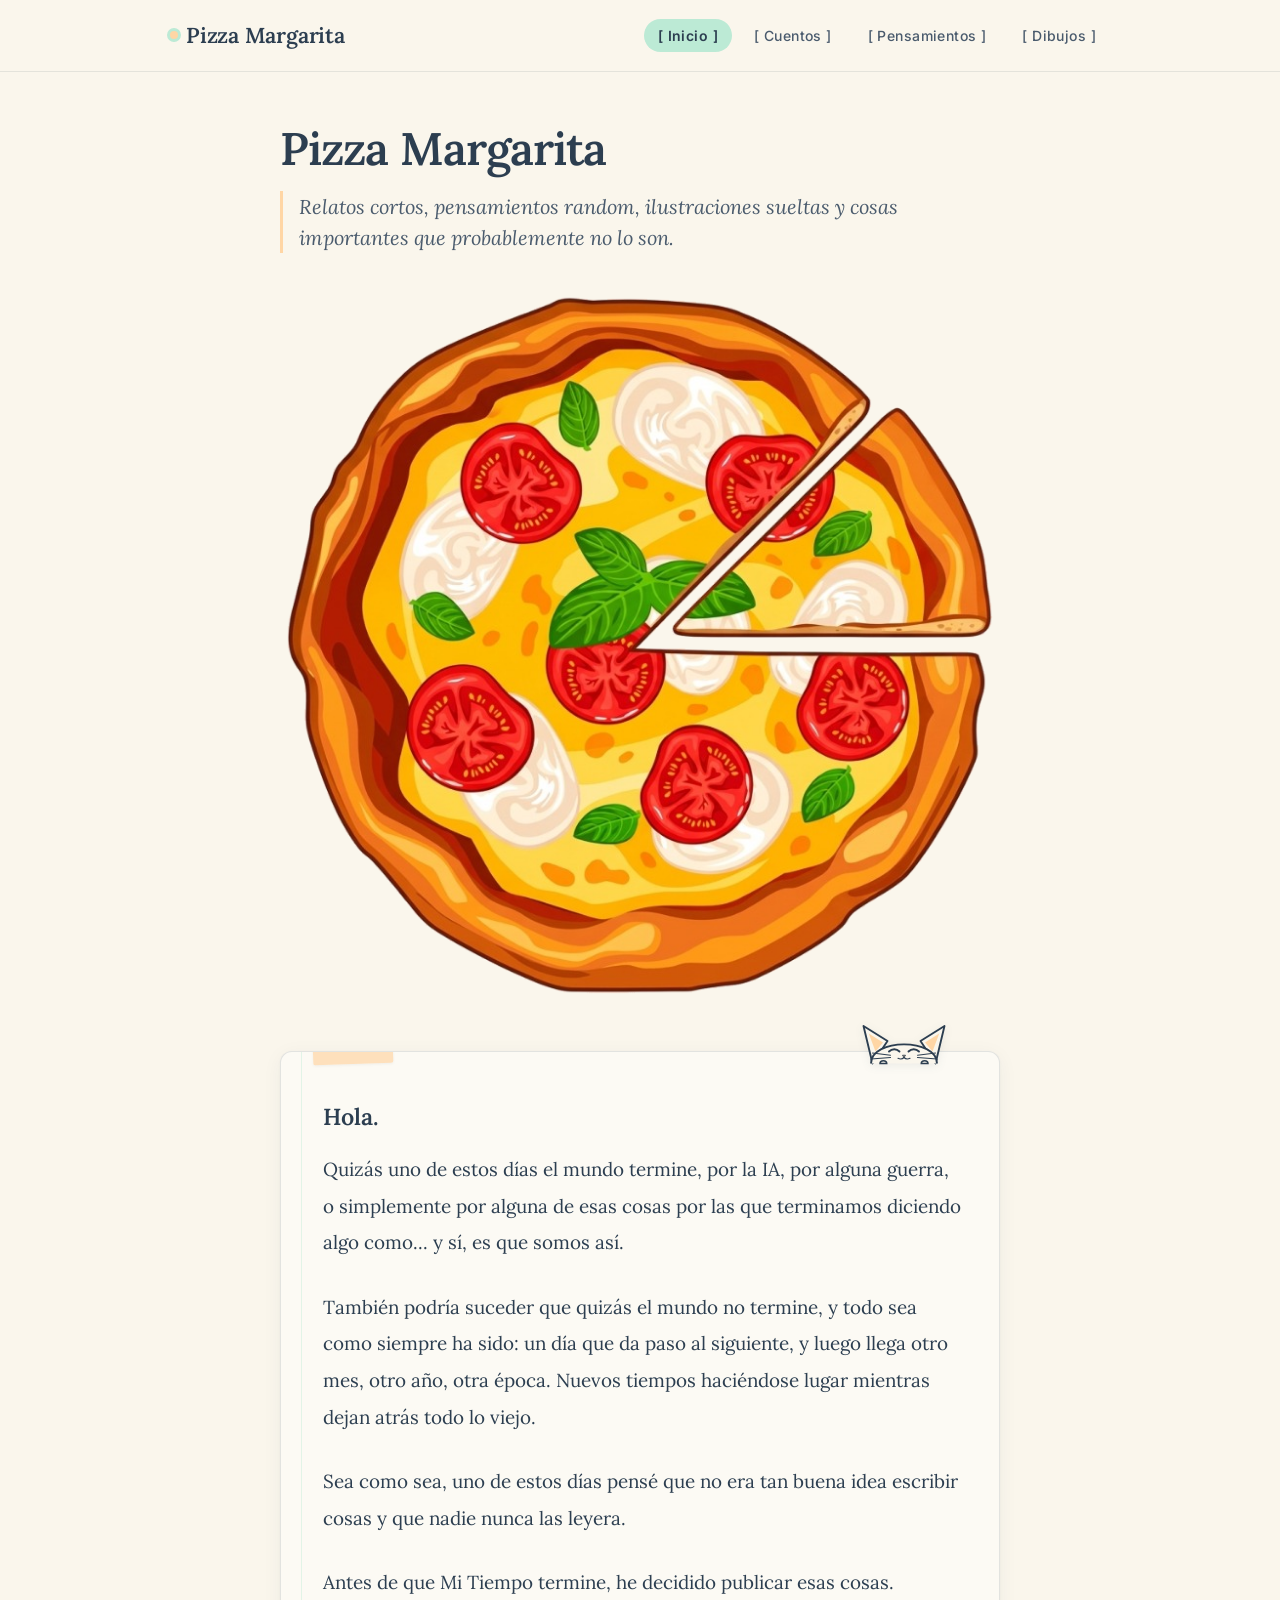
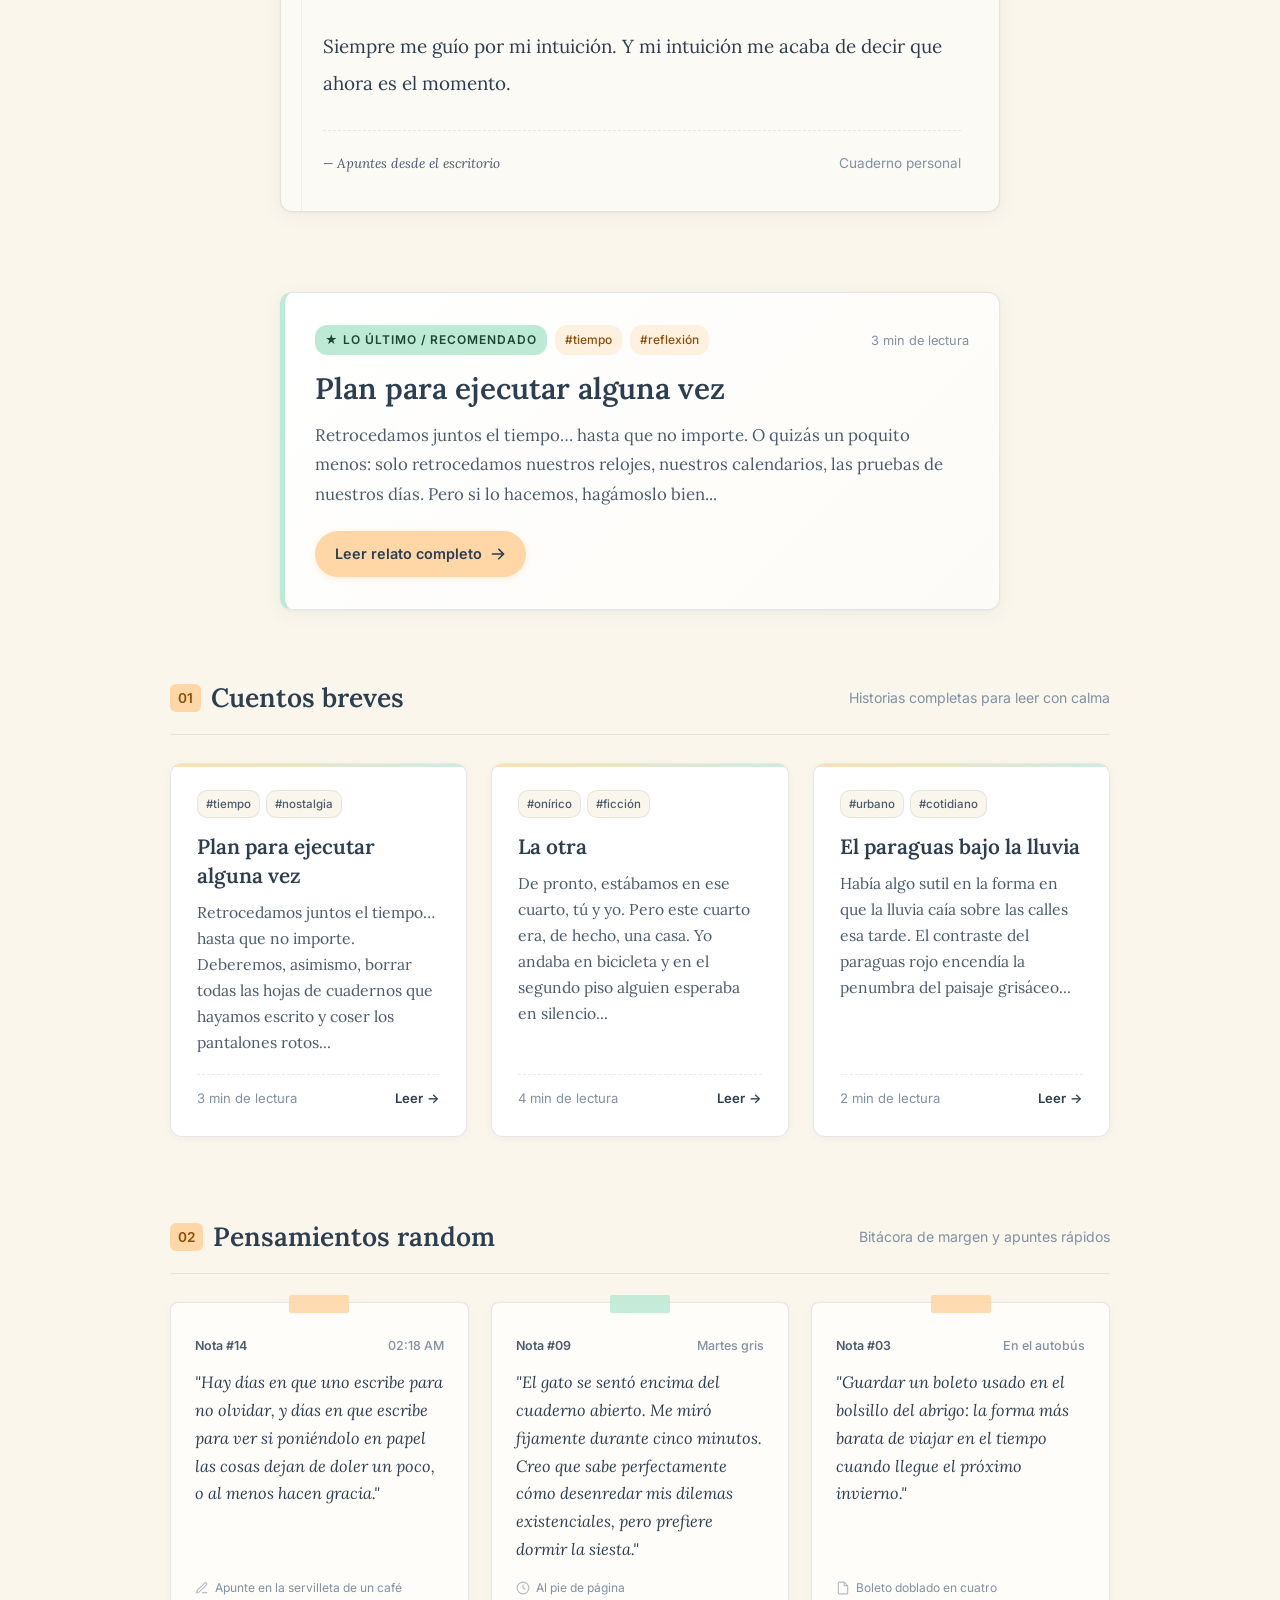
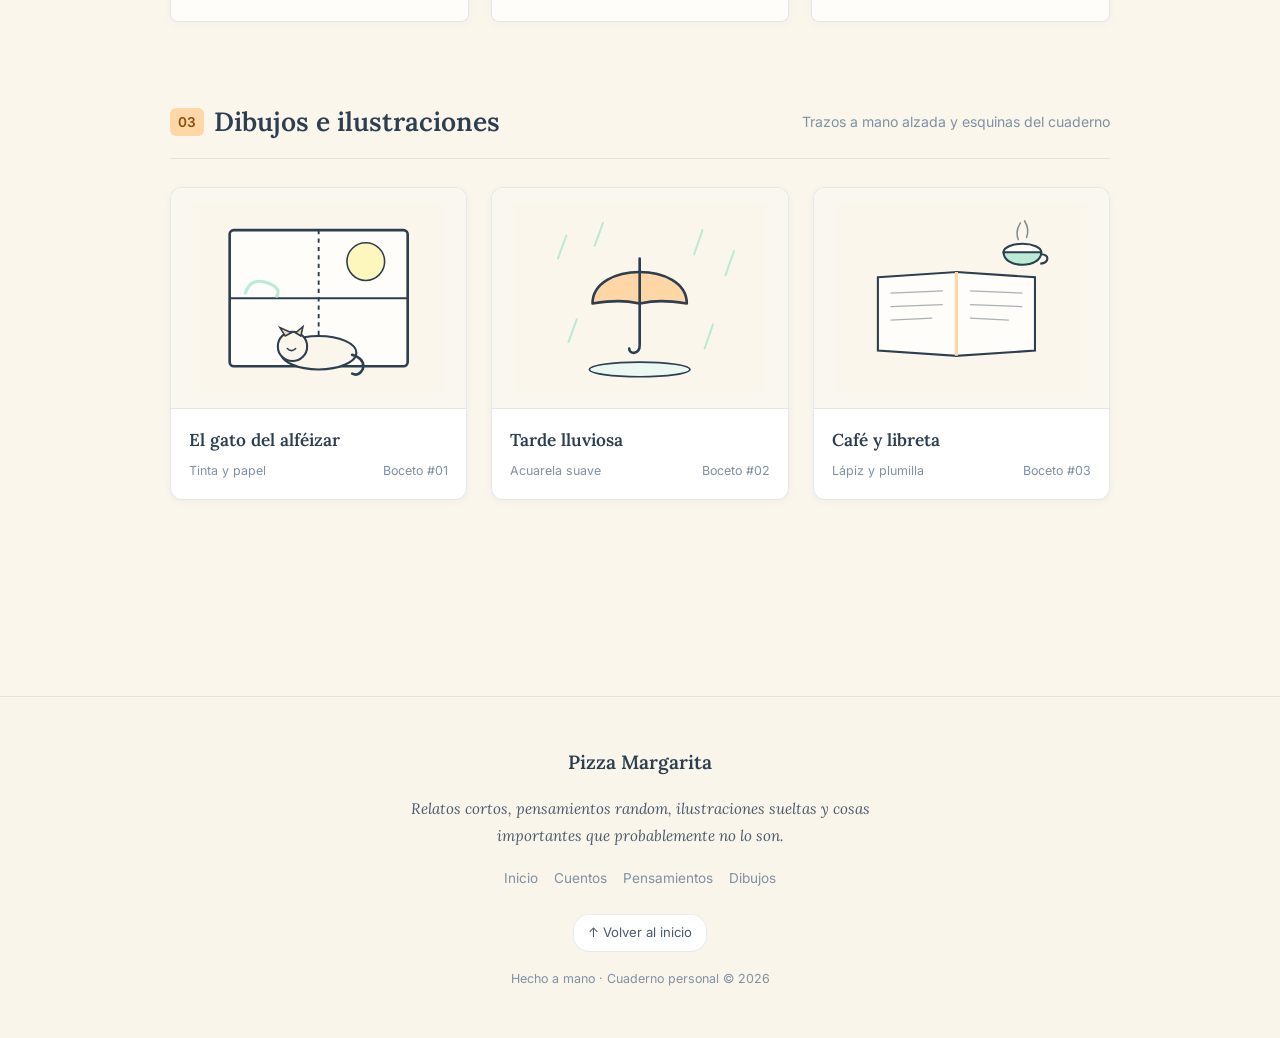
<file: index.html>
<!DOCTYPE html>
<html lang="es">

<head>
  <meta charset="UTF-8" />
  <meta name="viewport" content="width=device-width, initial-scale=1.0" />
  <title>Pizza Margarita — Relatos, pensamientos e ilustraciones</title>
  <meta name="description"
    content="Relatos cortos, pensamientos random, ilustraciones sueltas y cosas importantes que probablemente no lo son." />

  <!-- Tipografías de Google Fonts: 'Lora' (lectura) e 'Inter' (menús y etiquetas) -->
  <link rel="preconnect" href="https://fonts.googleapis.com">
  <link rel="preconnect" href="https://fonts.gstatic.com" crossorigin>
  <link
    href="https://fonts.googleapis.com/css2?family=Inter:wght@400;500;600&family=Lora:ital,wght@0,400;0,500;0,600;1,400;1,500&display=swap"
    rel="stylesheet">

  <link rel="stylesheet" href="style.css" />
</head>

<body id="inicio">

  <!-- ======================================================================
       1. CABECERA Y MENÚ DE NAVEGACIÓN SUTIL
       ====================================================================== -->
  <header class="site-header">
    <div class="header-inner">
      <!-- Título principal a la izquierda -->
      <a href="#inicio" class="brand-title" title="Ir al inicio">
        <span class="brand-dot" aria-hidden="true"></span>
        <span>Pizza Margarita</span>
      </a>

      <!-- Control de menú para móviles (compatible 100% sin dependencias) -->
      <input type="checkbox" id="nav-toggle" class="nav-toggle-input" aria-label="Abrir o cerrar menú de navegación" />
      <label for="nav-toggle" class="nav-toggle-label" title="Menú">
        <span class="nav-toggle-icon"><span></span></span>
        <span>Menú</span>
      </label>

      <!-- Menú de navegación a la derecha -->
      <nav class="main-nav" id="main-nav" aria-label="Navegación principal">
        <ul class="nav-list">
          <li><a href="#inicio" class="nav-link active">[ Inicio ]</a></li>
          <li><a href="#cuentos" class="nav-link">[ Cuentos ]</a></li>
          <li><a href="#pensamientos" class="nav-link">[ Pensamientos ]</a></li>
          <li><a href="#dibujos" class="nav-link">[ Dibujos ]</a></li>
        </ul>
      </nav>
    </div>
  </header>

  <!-- CONTENEDOR PRINCIPAL -->
  <div class="site-wrapper">

    <!-- ======================================================================
         2. SECCIÓN DE BIENVENIDA (TEXTO Y PERSONALIDAD)
         ====================================================================== -->
    <section class="hero-section">
      <header class="hero-header">
        <h1 class="hero-main-title">Pizza Margarita</h1>
        <p class="hero-subtitle">
          Relatos cortos, pensamientos random, ilustraciones sueltas y cosas importantes que probablemente no lo son.
        </p>
      </header>

      <!-- Ilustración central: Pizza Margarita -->
      <div class="hero-pizza-wrap">
        <img src="pizza-margarita.png" alt="Ilustración de Pizza Margarita" class="hero-pizza-img" width="737" height="729" />
      </div>

      <!-- Bloque de bienvenida destacado (estilo hoja de cuaderno con gato asomándose) -->
      <div class="welcome-card-wrapper">

        <!-- ILUSTRACIÓN SUTIL: Gato asomándose sobre el borde superior de la libreta -->
        <div class="cat-peeking" aria-hidden="true" title="Un gato asomándose curioso">
          <svg viewBox="0 0 160 80" fill="none" xmlns="http://www.w3.org/2000/svg">
            <!-- Oreja izquierda -->
            <path d="M38 78 L26 28 L58 48 Z" fill="#FAF6EC" stroke="#2C3E50" stroke-width="2.5" stroke-linejoin="round"/>
            <path d="M33 38 L42 62 L52 50 Z" fill="#FFD6A5"/>
            <!-- Oreja derecha -->
            <path d="M122 78 L134 28 L102 48 Z" fill="#FAF6EC" stroke="#2C3E50" stroke-width="2.5" stroke-linejoin="round"/>
            <path d="M127 38 L118 62 L108 50 Z" fill="#FFD6A5"/>
            <!-- Cabeza -->
            <path d="M36 78 C36 44, 124 44, 124 78" fill="#FAF6EC" stroke="#2C3E50" stroke-width="2.5"/>
            <!-- Ojos cerrados apacibles / curiosos -->
            <path d="M60 62 C64 58, 70 58, 74 62" stroke="#2C3E50" stroke-width="2.5" stroke-linecap="round"/>
            <path d="M86 62 C90 58, 96 58, 100 62" stroke="#2C3E50" stroke-width="2.5" stroke-linecap="round"/>
            <!-- Nariz y hocico -->
            <path d="M78 67 L82 67 L80 70 Z" fill="#FFD6A5" stroke="#2C3E50" stroke-width="1.2"/>
            <path d="M80 70 C77 73 74 72 72 71" stroke="#2C3E50" stroke-width="1.5" stroke-linecap="round"/>
            <path d="M80 70 C83 73 86 72 88 71" stroke="#2C3E50" stroke-width="1.5" stroke-linecap="round"/>
            <!-- Bigotes izquierdos -->
            <line x1="62" y1="67" x2="38" y2="64" stroke="#2C3E50" stroke-width="1.5" stroke-linecap="round"/>
            <line x1="62" y1="70" x2="36" y2="72" stroke="#2C3E50" stroke-width="1.5" stroke-linecap="round"/>
            <!-- Bigotes derechos -->
            <line x1="98" y1="67" x2="122" y2="64" stroke="#2C3E50" stroke-width="1.5" stroke-linecap="round"/>
            <line x1="98" y1="70" x2="124" y2="72" stroke="#2C3E50" stroke-width="1.5" stroke-linecap="round"/>
            <!-- Patitas apoyadas en el borde -->
            <path d="M48 78 C48 73 57 73 57 78 Z" fill="#FAF6EC" stroke="#2C3E50" stroke-width="2"/>
            <path d="M103 78 C103 73 112 73 112 78 Z" fill="#FAF6EC" stroke="#2C3E50" stroke-width="2"/>
          </svg>
        </div>

        <article class="welcome-card">
          <div class="welcome-text">
            <span class="greeting">Hola.</span>
            <p>
              Quizás uno de estos días el mundo termine, por la IA, por alguna guerra, o simplemente por alguna de esas
              cosas por las que terminamos diciendo algo como... y sí, es que somos así.
            </p>
            <p>
              También podría suceder que quizás el mundo no termine, y todo sea como siempre ha sido: un día que da paso
              al siguiente, y luego llega otro mes, otro año, otra época. Nuevos tiempos haciéndose lugar mientras dejan
              atrás todo lo viejo.
            </p>
            <p>
              Sea como sea, uno de estos días pensé que no era tan buena idea escribir cosas y que nadie nunca las
              leyera.
            </p>
            <p>
              Antes de que Mi Tiempo termine, he decidido publicar esas cosas.
            </p>
            <p>
              Siempre me guío por mi intuición. Y mi intuición me acaba de decir que ahora es el momento.
            </p>
          </div>

          <div class="welcome-footer-tag">
            <span class="welcome-caption">— Apuntes desde el escritorio</span>
            <span>Cuaderno personal</span>
          </div>
        </article>
      </div>
    </section>

    <!-- ======================================================================
         3. BLOQUE DESTACADO ("LO ÚLTIMO / RECOMENDADO")
         (Fácilmente editable de forma manual al publicar algo nuevo)
         ====================================================================== -->
    <section class="featured-section" aria-labelledby="featured-heading">
      <div class="featured-card">
        <div class="featured-header">
          <div class="featured-badge-group">
            <span class="badge-featured" id="featured-heading">★ Lo último / Recomendado</span>
            <span class="badge-tag">#tiempo</span>
            <span class="badge-tag">#reflexión</span>
          </div>
          <span class="featured-meta">3 min de lectura</span>
        </div>

        <h2 class="featured-title">Plan para ejecutar alguna vez</h2>

        <p class="featured-excerpt">
          Retrocedamos juntos el tiempo… hasta que no importe. O quizás un poquito menos: solo retrocedamos nuestros
          relojes, nuestros calendarios, las pruebas de nuestros días. Pero si lo hacemos, hagámoslo bien...
        </p>

        <div>
          <a href="cuentos/plan-alguna-vez.html" class="btn-read">
            <span>Leer relato completo</span>
            <svg viewBox="0 0 20 20" fill="currentColor" aria-hidden="true">
              <path fill-rule="evenodd"
                d="M10.293 3.293a1 1 0 011.414 0l6 6a1 1 0 010 1.414l-6 6a1 1 0 01-1.414-1.414L14.586 11H3a1 1 0 110-2h11.586l-4.293-4.293a1 1 0 010-1.414z"
                clip-rule="evenodd" />
            </svg>
          </a>
        </div>
      </div>
    </section>

    <!-- ======================================================================
         4. VISTAS PREVIAS DE LAS 3 SECCIONES
         ====================================================================== -->

    <!-- SECCIÓN 1: CUENTOS BREVES -->
    <section id="cuentos" class="section-block" aria-labelledby="cuentos-title">
      <div class="section-header-wrap">
        <h2 id="cuentos-title" class="section-title">
          <span class="section-number">01</span>
          <span>Cuentos breves</span>
        </h2>
        <span class="section-desc">Historias completas para leer con calma</span>
      </div>

      <div class="story-cards-grid">

        <!-- Cuento 1: Plan para ejecutar alguna vez -->
        <article class="story-card-item">
          <div>
            <div class="card-tags">
              <span class="tag-badge">#tiempo</span>
              <span class="tag-badge">#nostalgia</span>
            </div>
            <h3 class="story-card-title">Plan para ejecutar alguna vez</h3>
            <p class="story-card-excerpt">
              Retrocedamos juntos el tiempo… hasta que no importe. Deberemos, asimismo, borrar todas las hojas de
              cuadernos que hayamos escrito y coser los pantalones rotos...
            </p>
          </div>
          <div class="story-card-footer">
            <span class="story-reading-time">3 min de lectura</span>
            <a href="cuentos/plan-alguna-vez.html" class="story-link-action">
              <span>Leer</span> &rarr;
            </a>
          </div>
        </article>

        <!-- Cuento 2: La otra -->
        <article class="story-card-item">
          <div>
            <div class="card-tags">
              <span class="tag-badge">#onírico</span>
              <span class="tag-badge">#ficción</span>
            </div>
            <h3 class="story-card-title">La otra</h3>
            <p class="story-card-excerpt">
              De pronto, estábamos en ese cuarto, tú y yo. Pero este cuarto era, de hecho, una casa. Yo andaba en
              bicicleta y en el segundo piso alguien esperaba en silencio...
            </p>
          </div>
          <div class="story-card-footer">
            <span class="story-reading-time">4 min de lectura</span>
            <a href="cuentos/la-otra.html" class="story-link-action">
              <span>Leer</span> &rarr;
            </a>
          </div>
        </article>

        <!-- Cuento 3: El paraguas bajo la lluvia -->
        <article class="story-card-item">
          <div>
            <div class="card-tags">
              <span class="tag-badge">#urbano</span>
              <span class="tag-badge">#cotidiano</span>
            </div>
            <h3 class="story-card-title">El paraguas bajo la lluvia</h3>
            <p class="story-card-excerpt">
              Había algo sutil en la forma en que la lluvia caía sobre las calles esa tarde. El contraste del paraguas
              rojo encendía la penumbra del paisaje grisáceo...
            </p>
          </div>
          <div class="story-card-footer">
            <span class="story-reading-time">2 min de lectura</span>
            <a href="cuentos/cuento-1.html" class="story-link-action">
              <span>Leer</span> &rarr;
            </a>
          </div>
        </article>

      </div>
    </section>

    <!-- SECCIÓN 2: PENSAMIENTOS RANDOM (BITÁCORA / NOTA AL MARGEN) -->
    <section id="pensamientos" class="section-block" aria-labelledby="pensamientos-title">
      <div class="section-header-wrap">
        <h2 id="pensamientos-title" class="section-title">
          <span class="section-number">02</span>
          <span>Pensamientos random</span>
        </h2>
        <span class="section-desc">Bitácora de margen y apuntes rápidos</span>
      </div>

      <div class="notes-grid">

        <!-- Nota al margen 1 -->
        <article class="margin-note-card">
          <span class="tape-strip tape-peach" aria-hidden="true"></span>
          <div class="note-meta">
            <span class="note-number">Nota #14</span>
            <time>02:18 AM</time>
          </div>
          <blockquote class="note-content">
            "Hay días en que uno escribe para no olvidar, y días en que escribe para ver si poniéndolo en papel las cosas
            dejan de doler un poco, o al menos hacen gracia."
          </blockquote>
          <div class="note-footer">
            <svg viewBox="0 0 24 24" fill="none" stroke="currentColor" stroke-width="2">
              <path d="M12 20h9"></path>
              <path d="M16.5 3.5a2.121 2.121 0 0 1 3 3L7 19l-4 1 1-4L16.5 3.5z"></path>
            </svg>
            <span>Apunte en la servilleta de un café</span>
          </div>
        </article>

        <!-- Nota al margen 2 -->
        <article class="margin-note-card">
          <span class="tape-strip tape-mint" aria-hidden="true"></span>
          <div class="note-meta">
            <span class="note-number">Nota #09</span>
            <time>Martes gris</time>
          </div>
          <blockquote class="note-content">
            "El gato se sentó encima del cuaderno abierto. Me miró fijamente durante cinco minutos. Creo que sabe
            perfectamente cómo desenredar mis dilemas existenciales, pero prefiere dormir la siesta."
          </blockquote>
          <div class="note-footer">
            <svg viewBox="0 0 24 24" fill="none" stroke="currentColor" stroke-width="2">
              <circle cx="12" cy="12" r="10"></circle>
              <polyline points="12 6 12 12 16 14"></polyline>
            </svg>
            <span>Al pie de página</span>
          </div>
        </article>

        <!-- Nota al margen 3 -->
        <article class="margin-note-card">
          <span class="tape-strip tape-peach" aria-hidden="true"></span>
          <div class="note-meta">
            <span class="note-number">Nota #03</span>
            <time>En el autobús</time>
          </div>
          <blockquote class="note-content">
            "Guardar un boleto usado en el bolsillo del abrigo: la forma más barata de viajar en el tiempo cuando llegue
            el próximo invierno."
          </blockquote>
          <div class="note-footer">
            <svg viewBox="0 0 24 24" fill="none" stroke="currentColor" stroke-width="2">
              <path d="M14 2H6a2 2 0 0 0-2 2v16a2 2 0 0 0 2 2h12a2 2 0 0 0 2-2V8z"></path>
              <polyline points="14 2 14 8 20 8"></polyline>
            </svg>
            <span>Boleto doblado en cuatro</span>
          </div>
        </article>

      </div>
    </section>

    <!-- SECCIÓN 3: DIBUJOS (CUADRÍCULA VISUAL TIPO GALERÍA) -->
    <section id="dibujos" class="section-block" aria-labelledby="dibujos-title">
      <div class="section-header-wrap">
        <h2 id="dibujos-title" class="section-title">
          <span class="section-number">03</span>
          <span>Dibujos e ilustraciones</span>
        </h2>
        <span class="section-desc">Trazos a mano alzada y esquinas del cuaderno</span>
      </div>

      <div class="gallery-grid">

        <!-- Dibujo 1: Gato en la ventana -->
        <!-- NOTA: Para usar una imagen tuya, simplemente reemplaza el <svg> por: -->
        <!-- <img src="assets/nombre-de-tu-foto.png" alt="Descripción" /> -->
        <article class="drawing-item">
          <div class="drawing-frame">
            <svg class="vector-illustration" viewBox="0 0 240 180" fill="none" xmlns="http://www.w3.org/2000/svg" aria-label="Ilustración de gato descansando">
              <rect width="240" height="180" fill="#FAF6EC"/>
              <!-- Marco de ventana -->
              <rect x="35" y="25" width="170" height="130" rx="4" stroke="#2C3E50" stroke-width="2.5" fill="#FFFDF9"/>
              <line x1="120" y1="25" x2="120" y2="155" stroke="#2C3E50" stroke-width="1.8" stroke-dasharray="4 4"/>
              <line x1="35" y1="90" x2="205" y2="90" stroke="#2C3E50" stroke-width="1.8"/>
              <!-- Luna o planta exterior suave -->
              <circle cx="165" cy="55" r="18" fill="#FDF6BD" stroke="#2C3E50" stroke-width="1.5"/>
              <path d="M50 85 Q 55 70 70 75 Q 85 80 80 88" stroke="#BCEAD5" stroke-width="3" stroke-linecap="round"/>
              <!-- Gato durmiendo en el alféizar -->
              <ellipse cx="120" cy="142" rx="36" ry="16" fill="#FAF6EC" stroke="#2C3E50" stroke-width="2"/>
              <circle cx="95" cy="136" r="14" fill="#FAF6EC" stroke="#2C3E50" stroke-width="2"/>
              <path d="M88 126 L83 118 L94 123 Z" fill="#FFD6A5" stroke="#2C3E50" stroke-width="1.5"/>
              <path d="M98 123 L105 117 L103 126 Z" fill="#FFD6A5" stroke="#2C3E50" stroke-width="1.5"/>
              <path d="M90 138 Q 94 142 98 138" stroke="#2C3E50" stroke-width="1.5" stroke-linecap="round"/>
              <!-- Cola cayendo suavemente -->
              <path d="M152 144 Q 165 148 162 158 Q 158 165 152 162" stroke="#2C3E50" stroke-width="2.5" stroke-linecap="round"/>
            </svg>
          </div>
          <div class="drawing-info">
            <h3 class="drawing-title">El gato del alféizar</h3>
            <div class="drawing-meta">
              <span>Tinta y papel</span>
              <span>Boceto #01</span>
            </div>
          </div>
        </article>

        <!-- Dibujo 2: El paraguas bajo la lluvia -->
        <article class="drawing-item">
          <div class="drawing-frame">
            <svg class="vector-illustration" viewBox="0 0 240 180" fill="none" xmlns="http://www.w3.org/2000/svg" aria-label="Ilustración de paraguas bajo la lluvia">
              <rect width="240" height="180" fill="#FAF6EC"/>
              <!-- Gotas de lluvia sutiles -->
              <line x1="50" y1="30" x2="42" y2="52" stroke="#BCEAD5" stroke-width="2" stroke-linecap="round"/>
              <line x1="85" y1="18" x2="77" y2="40" stroke="#BCEAD5" stroke-width="2" stroke-linecap="round"/>
              <line x1="180" y1="25" x2="172" y2="48" stroke="#BCEAD5" stroke-width="2" stroke-linecap="round"/>
              <line x1="210" y1="45" x2="202" y2="68" stroke="#BCEAD5" stroke-width="2" stroke-linecap="round"/>
              <line x1="60" y1="110" x2="52" y2="132" stroke="#BCEAD5" stroke-width="2" stroke-linecap="round"/>
              <line x1="190" y1="115" x2="182" y2="138" stroke="#BCEAD5" stroke-width="2" stroke-linecap="round"/>
              <!-- Paraguas cálido -->
              <path d="M75 95 C75 55, 165 55, 165 95 C145 92, 135 92, 120 95 C105 92, 95 92, 75 95 Z" fill="#FFD6A5" stroke="#2C3E50" stroke-width="2.5" stroke-linejoin="round"/>
              <path d="M120 52 L120 135 C120 144, 110 144, 110 138" stroke="#2C3E50" stroke-width="2.5" stroke-linecap="round"/>
              <!-- Charco en el suelo -->
              <ellipse cx="120" cy="158" rx="48" ry="7" fill="#EBF7F1" stroke="#2C3E50" stroke-width="1.5"/>
            </svg>
          </div>
          <div class="drawing-info">
            <h3 class="drawing-title">Tarde lluviosa</h3>
            <div class="drawing-meta">
              <span>Acuarela suave</span>
              <span>Boceto #02</span>
            </div>
          </div>
        </article>

        <!-- Dibujo 3: Café y cuaderno abierto -->
        <article class="drawing-item">
          <div class="drawing-frame">
            <svg class="vector-illustration" viewBox="0 0 240 180" fill="none" xmlns="http://www.w3.org/2000/svg" aria-label="Ilustración de cuaderno y taza de café">
              <rect width="240" height="180" fill="#FAF6EC"/>
              <!-- Cuaderno abierto -->
              <path d="M40 70 L115 65 L115 145 L40 140 Z" fill="#FFFDF9" stroke="#2C3E50" stroke-width="2"/>
              <path d="M115 65 L190 70 L190 140 L115 145 Z" fill="#FFFDF9" stroke="#2C3E50" stroke-width="2"/>
              <!-- Lomo del cuaderno -->
              <line x1="115" y1="65" x2="115" y2="145" stroke="#FFD6A5" stroke-width="3"/>
              <!-- Líneas simuladas de texto -->
              <line x1="52" y1="85" x2="102" y2="83" stroke="#2C3E50" stroke-width="1.2" opacity="0.4"/>
              <line x1="52" y1="98" x2="102" y2="96" stroke="#2C3E50" stroke-width="1.2" opacity="0.4"/>
              <line x1="52" y1="111" x2="92" y2="109" stroke="#2C3E50" stroke-width="1.2" opacity="0.4"/>
              <line x1="128" y1="83" x2="178" y2="85" stroke="#2C3E50" stroke-width="1.2" opacity="0.4"/>
              <line x1="128" y1="96" x2="178" y2="98" stroke="#2C3E50" stroke-width="1.2" opacity="0.4"/>
              <line x1="128" y1="109" x2="165" y2="111" stroke="#2C3E50" stroke-width="1.2" opacity="0.4"/>
              <!-- Taza de café -->
              <ellipse cx="178" cy="46" rx="18" ry="8" fill="#FFFDF9" stroke="#2C3E50" stroke-width="2"/>
              <path d="M160 46 C160 62 196 62 196 46 Z" fill="#BCEAD5" stroke="#2C3E50" stroke-width="2"/>
              <path d="M196 48 C204 48 204 56 195 57" stroke="#2C3E50" stroke-width="2" fill="none"/>
              <!-- Humo de la taza -->
              <path d="M174 34 Q 171 26 176 18" stroke="#2C3E50" stroke-width="1.4" stroke-linecap="round" opacity="0.6"/>
              <path d="M182 32 Q 185 24 180 16" stroke="#2C3E50" stroke-width="1.4" stroke-linecap="round" opacity="0.6"/>
            </svg>
          </div>
          <div class="drawing-info">
            <h3 class="drawing-title">Café y libreta</h3>
            <div class="drawing-meta">
              <span>Lápiz y plumilla</span>
              <span>Boceto #03</span>
            </div>
          </div>
        </article>

      </div>
    </section>

  </div><!-- /.site-wrapper -->

  <!-- ======================================================================
       PIE DE PÁGINA (FOOTER)
       ====================================================================== -->
  <footer class="site-footer">
    <div class="footer-inner">
      <div class="footer-brand">Pizza Margarita</div>
      <p class="footer-tagline">
        Relatos cortos, pensamientos random, ilustraciones sueltas y cosas importantes que probablemente no lo son.
      </p>

      <ul class="footer-links">
        <li><a href="#inicio">Inicio</a></li>
        <li><a href="#cuentos">Cuentos</a></li>
        <li><a href="#pensamientos">Pensamientos</a></li>
        <li><a href="#dibujos">Dibujos</a></li>
      </ul>

      <a href="#inicio" class="back-to-top" title="Volver arriba">
        <span>↑ Volver al inicio</span>
      </a>

      <p class="footer-copy">
        Hecho a mano · Cuaderno personal &copy; 2026
      </p>
    </div>
  </footer>

  <!-- SCRIPT LIGERO: Cierra automáticamente el menú móvil al hacer clic en un enlace -->
  <script>
    (function () {
      const toggle = document.getElementById('nav-toggle');
      const links = document.querySelectorAll('.nav-link');
      links.forEach(function (link) {
        link.addEventListener('click', function () {
          if (toggle && toggle.checked) {
            toggle.checked = false;
          }
        });
      });
    })();
  </script>

</body>

</html>
</file>
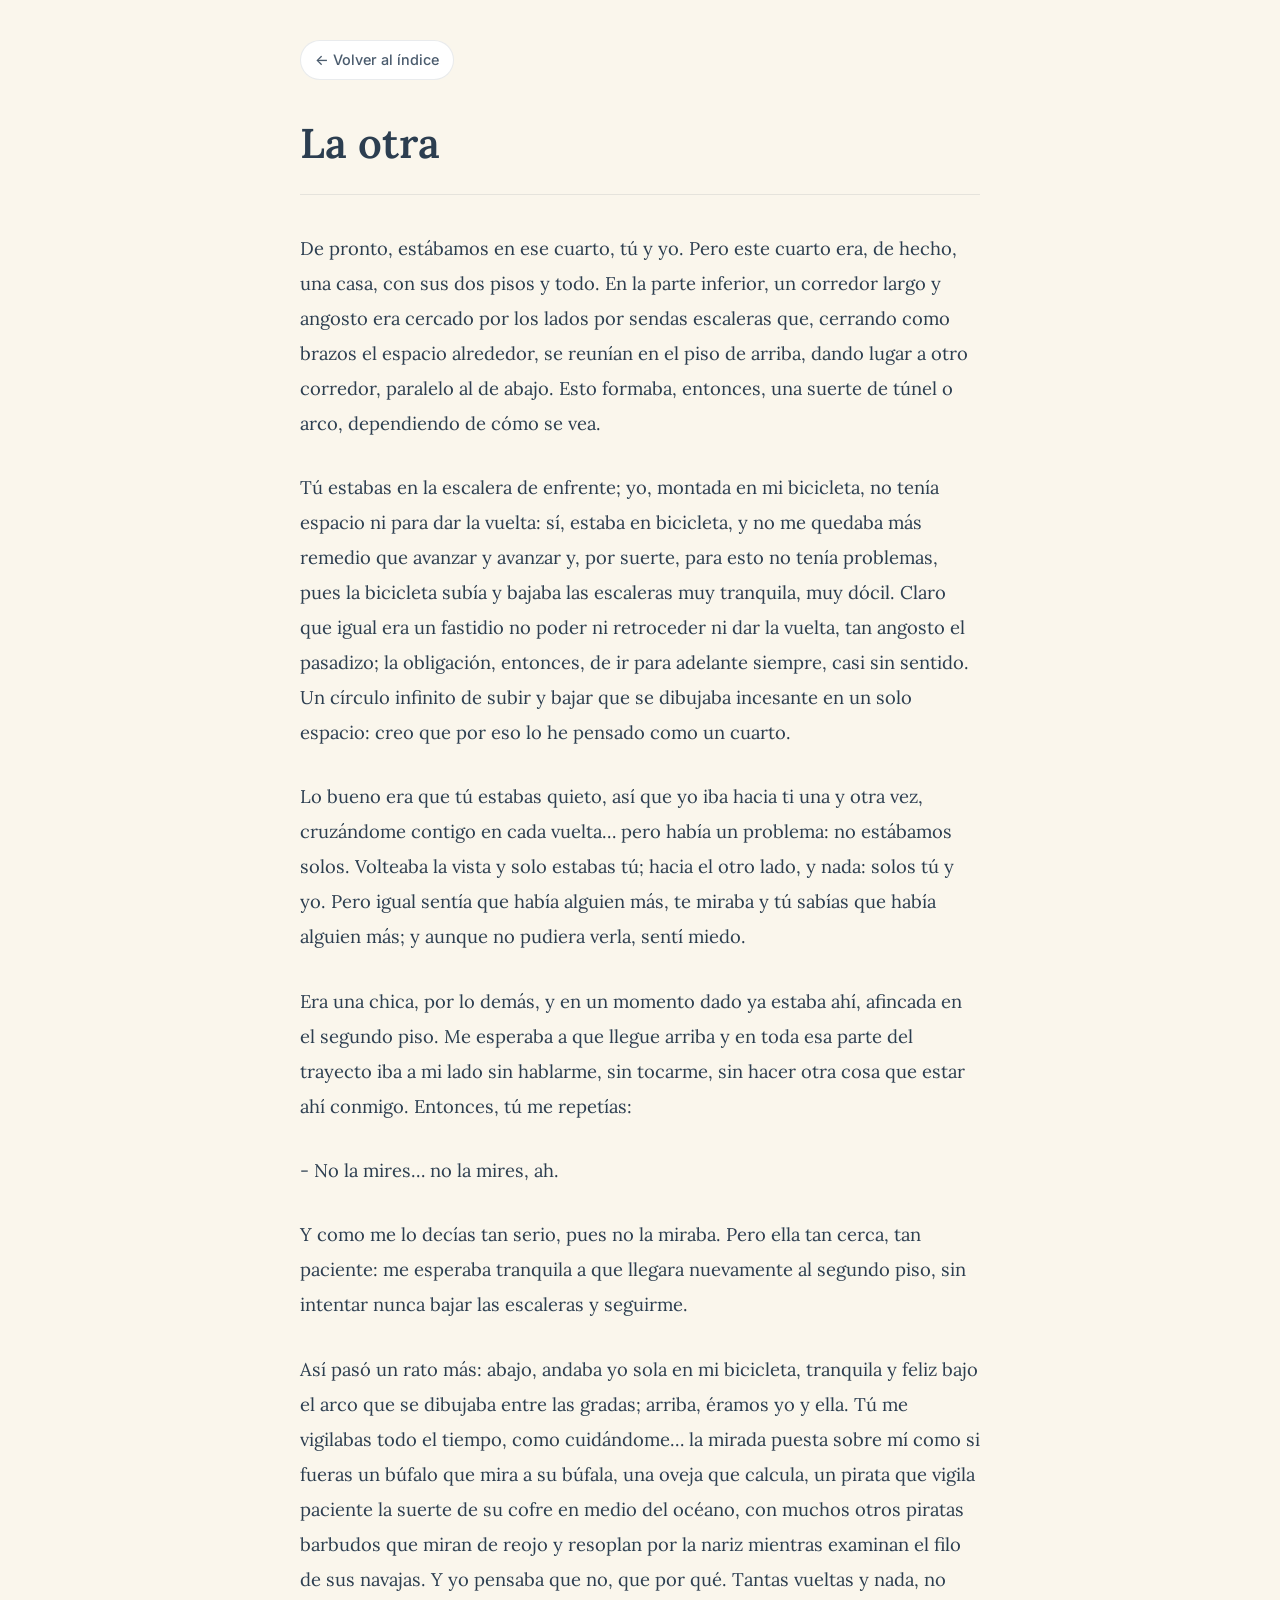
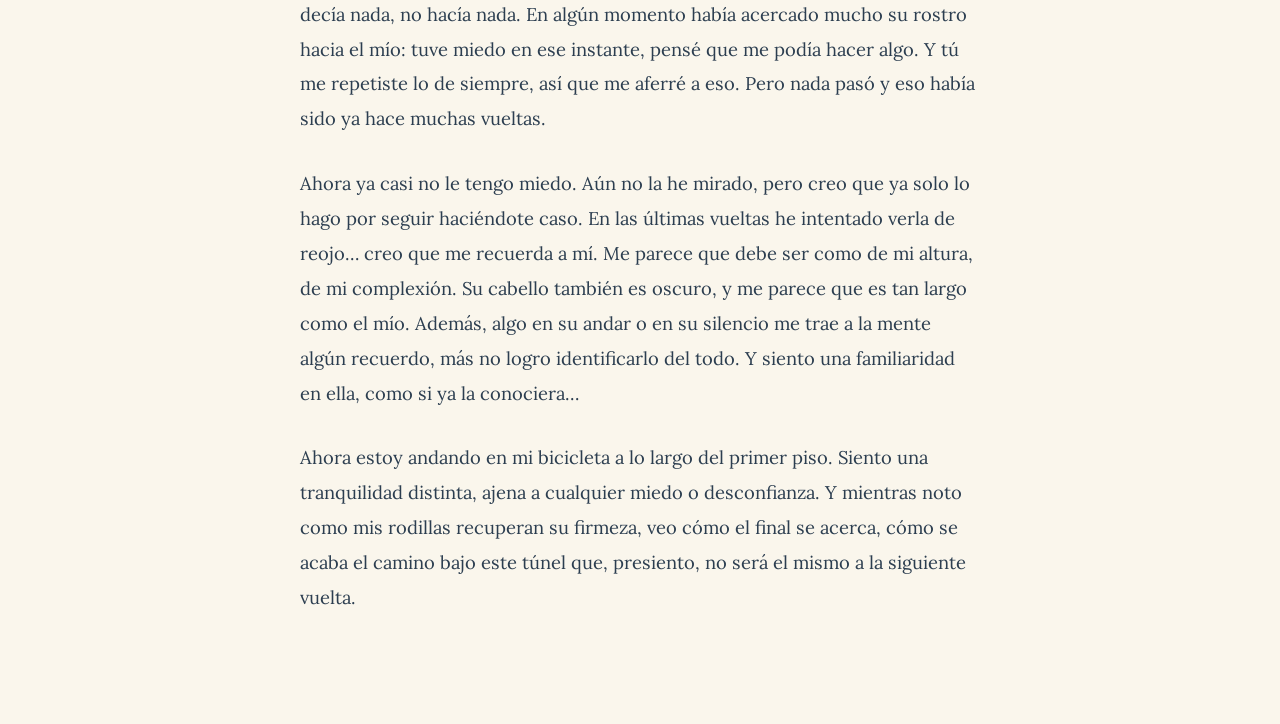
<file: cuentos/la-otra.html>
<!DOCTYPE html>
<html lang="es">
<head>
  <meta charset="UTF-8" />
  <meta name="viewport" content="width=device-width, initial-scale=1.0" />
  <title>La otra - Cuentos</title>
  <link rel="stylesheet" href="../style.css" />
  <link href="https://fonts.googleapis.com/css2?family=Lora:ital,wght@0,400..700;1,400..700&family=Inter:wght@300;400;500&display=swap" rel="stylesheet">
</head>
<body>

  <article class="story-container">
    <nav class="back-nav">
      <a href="../index.html">← Volver al índice</a>
    </nav>

    <header class="story-header">
      <h1 class="single-story-title">La otra</h1>
    </header>

    <div class="story-body">
      <p>De pronto, estábamos en ese cuarto, tú y yo. Pero este cuarto era, de hecho, una casa, con sus dos pisos y todo. En la parte inferior, un corredor largo y angosto era cercado por los lados por sendas escaleras que, cerrando como brazos el espacio alrededor, se reunían en el piso de arriba, dando lugar a otro corredor, paralelo al de abajo. Esto formaba, entonces, una suerte de túnel o arco, dependiendo de cómo se vea.</p>
      <p>Tú estabas en la escalera de enfrente; yo, montada en mi bicicleta, no tenía espacio ni para dar la vuelta: sí, estaba en bicicleta, y no me quedaba más remedio que avanzar y avanzar y, por suerte, para esto no tenía problemas, pues la bicicleta subía y bajaba las escaleras muy tranquila, muy dócil. Claro que igual era un fastidio no poder ni retroceder ni dar la vuelta, tan angosto el pasadizo; la obligación, entonces, de ir para adelante siempre, casi sin sentido. Un círculo infinito de subir y bajar que se dibujaba incesante en un solo espacio: creo que por eso lo he pensado como un cuarto.</p>
      <p>Lo bueno era que tú estabas quieto, así que yo iba hacia ti una y otra vez, cruzándome contigo en cada vuelta… pero había un problema: no estábamos solos. Volteaba la vista y solo estabas tú; hacia el otro lado, y nada: solos tú y yo. Pero igual sentía que había alguien más, te miraba y tú sabías que había alguien más; y aunque no pudiera verla, sentí miedo.</p>
      <p>Era una chica, por lo demás, y en un momento dado ya estaba ahí, afincada en el segundo piso. Me esperaba a que llegue arriba y en toda esa parte del trayecto iba a mi lado sin hablarme, sin tocarme, sin hacer otra cosa que estar ahí conmigo. Entonces, tú me repetías:</p>
      <p>- No la mires… no la mires, ah.</p>
      <p>Y como me lo decías tan serio, pues no la miraba. Pero ella tan cerca, tan paciente: me esperaba tranquila a que llegara nuevamente al segundo piso, sin intentar nunca bajar las escaleras y seguirme.</p>
      <p>Así pasó un rato más: abajo, andaba yo sola en mi bicicleta, tranquila y feliz bajo el arco que se dibujaba entre las gradas; arriba, éramos yo y ella. Tú me vigilabas todo el tiempo, como cuidándome… la mirada puesta sobre mí como si fueras un búfalo que mira a su búfala, una oveja que calcula, un pirata que vigila paciente la suerte de su cofre en medio del océano, con muchos otros piratas barbudos que miran de reojo y resoplan por la nariz mientras examinan el filo de sus navajas. Y yo pensaba que no, que por qué. Tantas vueltas y nada, no decía nada, no hacía nada. En algún momento había acercado mucho su rostro hacia el mío: tuve miedo en ese instante, pensé que me podía hacer algo. Y tú me repetiste lo de siempre, así que me aferré a eso. Pero nada pasó y eso había sido ya hace muchas vueltas.</p>
      <p>Ahora ya casi no le tengo miedo. Aún no la he mirado, pero creo que ya solo lo hago por seguir haciéndote caso. En las últimas vueltas he intentado verla de reojo… creo que me recuerda a mí. Me parece que debe ser como de mi altura, de mi complexión. Su cabello también es oscuro, y me parece que es tan largo como el mío. Además, algo en su andar o en su silencio me trae a la mente algún recuerdo, más no logro identificarlo del todo. Y siento una familiaridad en ella, como si ya la conociera…</p>
      <p>Ahora estoy andando en mi bicicleta a lo largo del primer piso. Siento una tranquilidad distinta, ajena a cualquier miedo o desconfianza. Y mientras noto como mis rodillas recuperan su firmeza, veo cómo el final se acerca, cómo se acaba el camino bajo este túnel que, presiento, no será el mismo a la siguiente vuelta.</p>
    </div>
  </article>

</body>
</html>
</file>
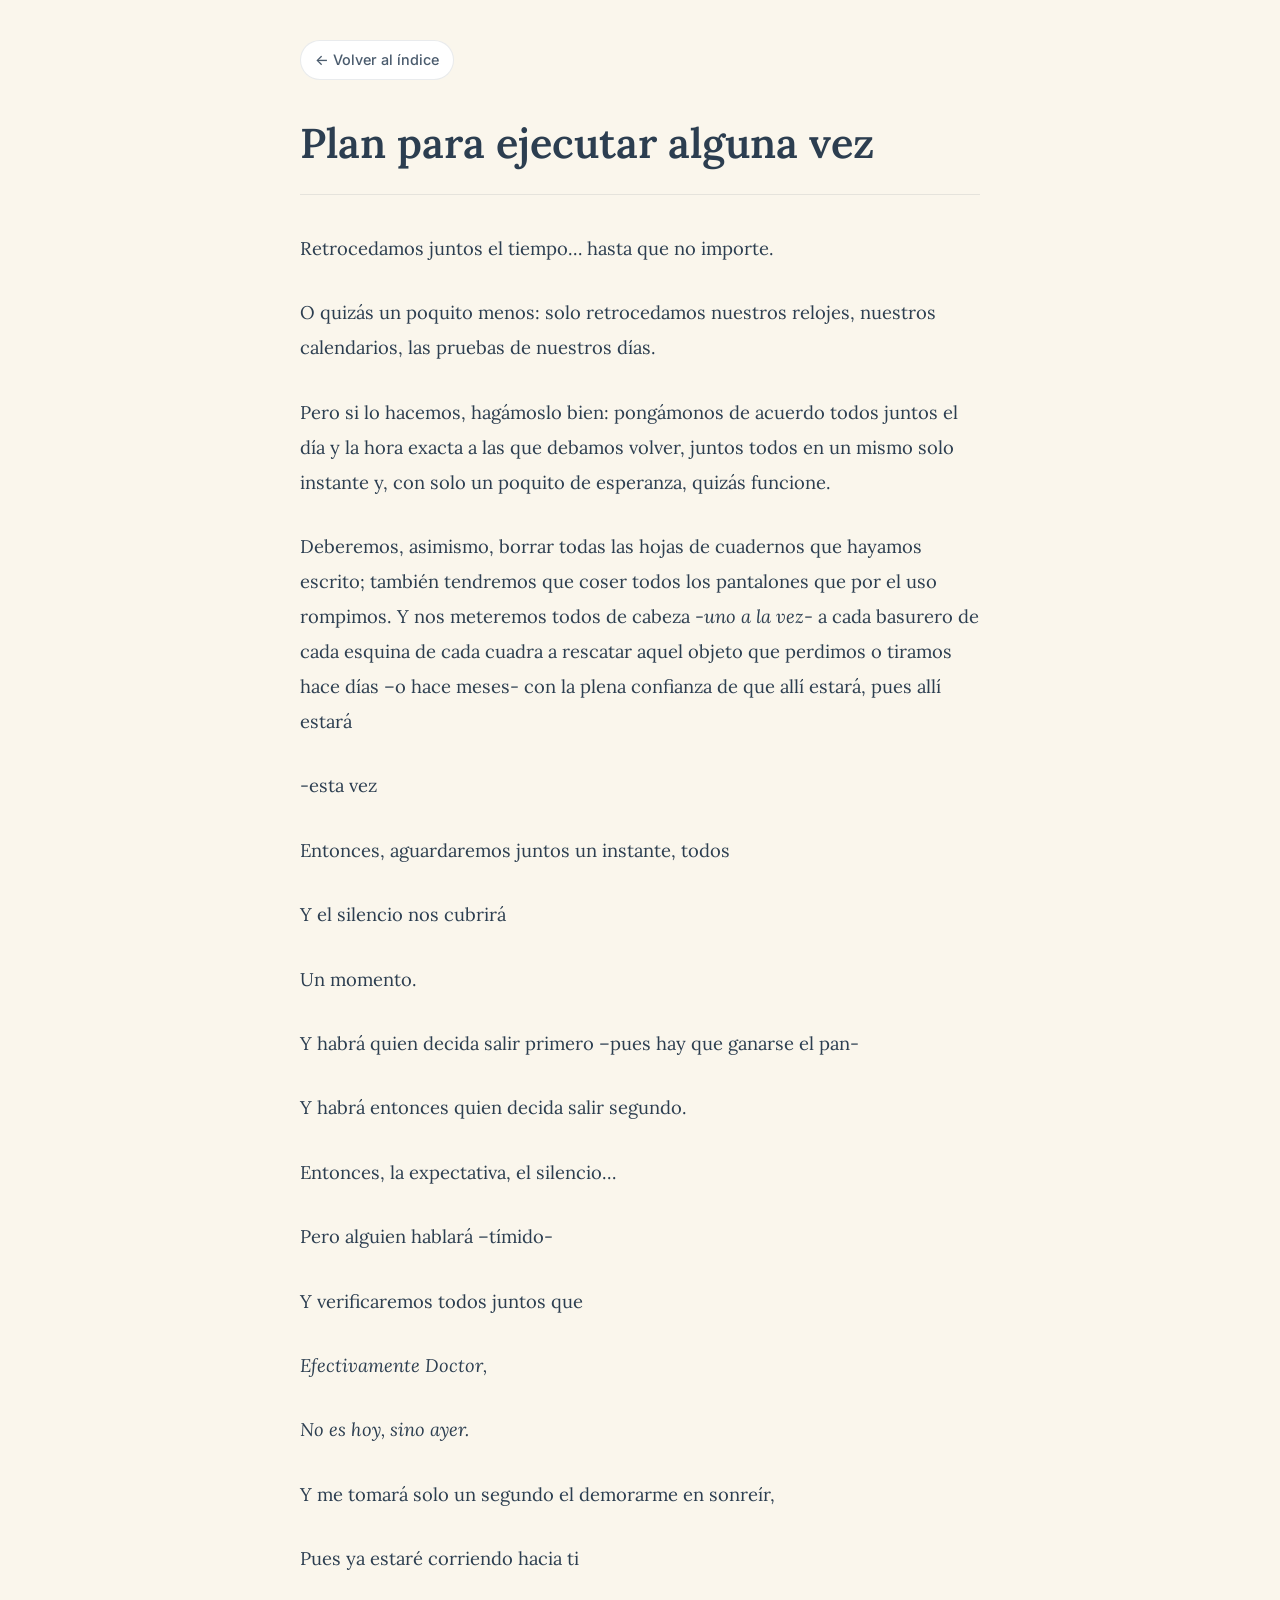
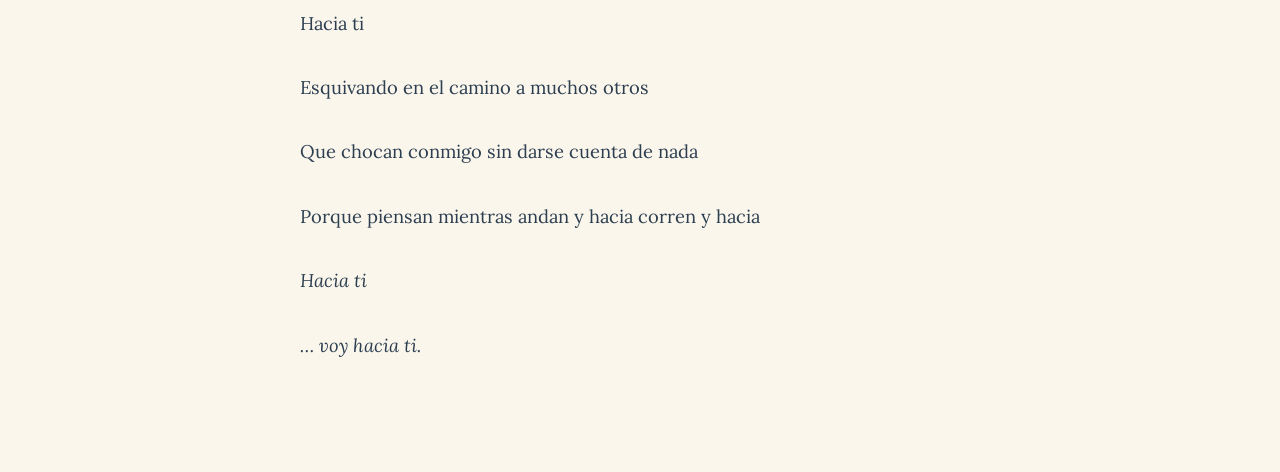
<file: cuentos/plan-alguna-vez.html>
<!DOCTYPE html>
<html lang="es">
<head>
  <meta charset="UTF-8" />
  <meta name="viewport" content="width=device-width, initial-scale=1.0" />
  <title>Plan para ejecutar alguna vez - Cuentos</title>
  <link rel="stylesheet" href="../style.css" />
  <link href="https://fonts.googleapis.com/css2?family=Lora:ital,wght@0,400..700;1,400..700&family=Inter:wght@300;400;500&display=swap" rel="stylesheet">
</head>
<body>

  <article class="story-container">
    <nav class="back-nav">
      <a href="../index.html">← Volver al índice</a>
    </nav>

    <header class="story-header">
      <h1 class="single-story-title">Plan para ejecutar alguna vez</h1>
    </header>

    <div class="story-body">
      <p><p>Retrocedamos juntos el tiempo… hasta que no importe.</p></p>
      <p><p>O quizás un poquito menos: solo retrocedamos nuestros relojes, nuestros calendarios, las pruebas de nuestros días.</p></p>
      <p><p>Pero si lo hacemos, hagámoslo bien: pongámonos de acuerdo todos juntos el día y la hora exacta a las que debamos volver, juntos todos en un mismo solo instante y, con solo un poquito de esperanza, quizás funcione.</p></p>
      <p><p>Deberemos, asimismo, borrar todas las hojas de cuadernos que hayamos escrito; también tendremos que coser todos los pantalones que por el uso rompimos. Y nos meteremos todos de cabeza -<em>uno a la vez</em>- a cada basurero de cada esquina de cada cuadra a rescatar aquel objeto que perdimos o tiramos hace días –o hace meses- con la plena confianza de que allí estará, pues allí estará</p></p>
      <p><p>&#x20;                                                                                         -esta vez</p></p>
      <p><p>Entonces, aguardaremos juntos un instante, todos</p></p>
      <p><p>Y el silencio nos cubrirá</p></p>
      <p><p>Un momento.</p></p>
      <p><p>Y habrá quien decida salir primero –pues hay que ganarse el pan-</p></p>
      <p><p>Y habrá entonces quien decida salir segundo.</p></p>
      <p><p>Entonces, la expectativa, el silencio…</p></p>
      <p><p>Pero alguien hablará –tímido-</p></p>
      <p><p>Y verificaremos todos juntos que</p></p>
      <p><p><em>Efectivamente Doctor,</em></p></p>
      <p><p><em>No es hoy, sino ayer.</em></p></p>
      <p><p>Y me tomará solo un segundo el demorarme en sonreír,</p></p>
      <p><p>Pues ya estaré corriendo hacia ti</p></p>
      <p><p>Hacia ti</p></p>
      <p><p>Esquivando en el camino a muchos otros</p></p>
      <p><p>Que chocan conmigo sin darse cuenta de nada</p></p>
      <p><p>Porque piensan mientras andan y hacia corren y hacia</p></p>
      <p><p><em>Hacia ti</em></p></p>
      <p><p><em>… voy hacia ti.</em></p></p>
    </div>
  </article>

</body>
</html>
</file>
<file: style.css>
/* ==========================================================================
   DE CUANDO ANDUVE POR AHÍ — ESTILOS GENERALES Y CUADERNO DE ARTISTA
   Paleta: Crema suave (#FAF6EC, #FDF6BD), Carbón (#2C3E50), Durazno (#FFD6A5), Menta (#BCEAD5)
   Tipografías: 'Lora' (lectura) e 'Inter' (menús, etiquetas y metadatos)
   ========================================================================== */

/* --------------------------------------------------------------------------
   1. VARIABLES DE TEMA & CONFIGURACIÓN
   -------------------------------------------------------------------------- */
:root {
  /* Fondos inspirados en papel y cuaderno */
  --bg-paper: #FAF6EC;           /* Crema suave / tono papel principal */
  --bg-paper-alt: #FDF6BD;       /* Tono marfil cálido complementario */
  --bg-paper-warm: #F4EEDF;      /* Sombra suave de papel */
  --bg-card: #FFFFFF;            /* Hoja blanca limpia */
  --bg-card-soft: #FCFAF4;       /* Papel de carta sutil */
  
  /* Textos */
  --text-primary: #2C3E50;       /* Gris carbón suave */
  --text-secondary: #4A5B6D;     /* Gris medio para extractos */
  --text-muted: #7F91A3;         /* Gris tenue para metadatos y fechas */
  
  /* Acentos */
  --accent-peach: #FFD6A5;       /* Durazno suave */
  --accent-peach-light: #FFF1DF; /* Durazno translúcido */
  --accent-mint: #BCEAD5;        /* Verde menta suave */
  --accent-mint-light: #EBF7F1;  /* Menta translúcido */
  
  /* Bordes y Sombras de Cuaderno */
  --border-subtle: rgba(44, 62, 80, 0.10);
  --border-card: rgba(44, 62, 80, 0.12);
  --border-sketch: rgba(44, 62, 80, 0.20);
  --shadow-sm: 0 2px 8px rgba(44, 62, 80, 0.04);
  --shadow-paper: 0 4px 20px rgba(44, 62, 80, 0.05), 0 1px 3px rgba(44, 62, 80, 0.04);
  --shadow-hover: 0 10px 28px rgba(44, 62, 80, 0.09), 0 2px 6px rgba(44, 62, 80, 0.04);

  /* Tipografías */
  --font-serif: 'Lora', Georgia, 'Times New Roman', serif;
  --font-sans: 'Inter', -apple-system, BlinkMacSystemFont, 'Segoe UI', Roboto, sans-serif;

  /* Medidas de Contenedor */
  --site-max-width: 980px;
  --text-max-width: 720px;
  --header-height: 72px;

  /* Compatibilidad con historias individuales existentes */
  --bg-color: var(--bg-paper);
  --text-color: var(--text-primary);
  --max-width-text: var(--text-max-width);
}

/* --------------------------------------------------------------------------
   2. RESET & BASE
   -------------------------------------------------------------------------- */
*, *::before, *::after {
  box-sizing: border-box;
  margin: 0;
  padding: 0;
}

html {
  scroll-behavior: smooth;
  font-size: 16px;
  -webkit-text-size-adjust: 100%;
}

body {
  background-color: var(--bg-paper);
  color: var(--text-primary);
  font-family: var(--font-serif);
  line-height: 1.8;
  font-size: 1.125rem; /* 18px base para lectura descansada */
  min-height: 100vh;
  position: relative;
  overflow-x: hidden;
  /* Textura de grano de papel muy tenue generada con CSS */
  background-image: 
    radial-gradient(var(--border-subtle) 0.5px, transparent 0.5px),
    radial-gradient(var(--border-subtle) 0.5px, var(--bg-paper) 0.5px);
  background-size: 32px 32px;
  background-position: 0 0, 16px 16px;
}

img, svg {
  max-width: 100%;
  height: auto;
  display: block;
}

a {
  color: inherit;
  text-decoration: none;
  transition: color 0.2s ease, border-color 0.2s ease, background-color 0.2s ease, transform 0.2s ease;
}

/* Enlaces con salto de foco visible para accesibilidad */
:focus-visible {
  outline: 2px solid var(--accent-mint);
  outline-offset: 3px;
  border-radius: 4px;
}

/* Contenedor principal */
.site-wrapper {
  max-width: var(--site-max-width);
  margin: 0 auto;
  padding: 0 20px 80px 20px;
}

/* --------------------------------------------------------------------------
   3. CABECERA Y MENÚ DE NAVEGACIÓN SUTIL
   -------------------------------------------------------------------------- */
.site-header {
  position: sticky;
  top: 0;
  z-index: 100;
  background-color: rgba(250, 246, 236, 0.94);
  backdrop-filter: blur(8px);
  -webkit-backdrop-filter: blur(8px);
  border-bottom: 1px solid var(--border-subtle);
  transition: all 0.3s ease;
}

.header-inner {
  max-width: var(--site-max-width);
  margin: 0 auto;
  padding: 16px 20px;
  display: flex;
  align-items: center;
  justify-content: space-between;
  gap: 16px;
}

/* Título de la web a la izquierda */
.brand-title {
  font-family: var(--font-serif);
  font-size: 1.35rem;
  font-weight: 600;
  color: var(--text-primary);
  letter-spacing: -0.01em;
  display: flex;
  align-items: center;
  gap: 8px;
}

.brand-dot {
  width: 8px;
  height: 8px;
  border-radius: 50%;
  background-color: var(--accent-peach);
  display: inline-block;
  box-shadow: 0 0 0 3px var(--accent-mint);
}

/* Menú de navegación a la derecha */
.main-nav {
  display: flex;
  align-items: center;
}

.nav-list {
  display: flex;
  align-items: center;
  list-style: none;
  gap: 8px;
}

.nav-link {
  font-family: var(--font-sans);
  font-size: 0.875rem;
  font-weight: 500;
  letter-spacing: 0.03em;
  color: var(--text-secondary);
  padding: 8px 14px;
  border-radius: 20px;
  transition: all 0.25s ease;
  position: relative;
}

.nav-link:hover {
  color: var(--text-primary);
  background-color: rgba(255, 214, 165, 0.35); /* Toque durazno suave */
}

.nav-link.active {
  color: var(--text-primary);
  background-color: var(--accent-mint);
  font-weight: 600;
}

/* Toggle para móviles (oculto en escritorio) */
.nav-toggle-input {
  display: none;
}

.nav-toggle-label {
  display: none;
  cursor: pointer;
  padding: 8px;
  border-radius: 6px;
  background: transparent;
  border: 1px solid var(--border-subtle);
  font-family: var(--font-sans);
  font-size: 0.85rem;
  color: var(--text-primary);
  align-items: center;
  gap: 6px;
  user-select: none;
}

.nav-toggle-label:hover {
  background-color: var(--accent-peach-light);
}

.nav-toggle-icon {
  display: inline-block;
  width: 18px;
  height: 12px;
  position: relative;
}

.nav-toggle-icon span,
.nav-toggle-icon span::before,
.nav-toggle-icon span::after {
  content: '';
  position: absolute;
  left: 0;
  width: 100%;
  height: 2px;
  background-color: var(--text-primary);
  border-radius: 2px;
  transition: transform 0.2s ease;
}

.nav-toggle-icon span {
  top: 5px;
}

.nav-toggle-icon span::before {
  top: -5px;
}

.nav-toggle-icon span::after {
  top: 5px;
}

/* --------------------------------------------------------------------------
   4. SECCIÓN HERO / SUBTÍTULO & BIENVENIDA
   -------------------------------------------------------------------------- */
.hero-section {
  padding-top: 48px;
  padding-bottom: 24px;
  max-width: var(--text-max-width);
  margin: 0 auto;
}

.hero-header {
  text-align: left;
  margin-bottom: 36px;
}

.hero-main-title {
  font-family: var(--font-serif);
  font-size: clamp(2rem, 5vw, 2.85rem);
  font-weight: 600;
  line-height: 1.25;
  color: var(--text-primary);
  margin-bottom: 14px;
  letter-spacing: -0.02em;
}

.hero-subtitle {
  font-family: var(--font-serif);
  font-style: italic;
  font-size: clamp(1.05rem, 2.5vw, 1.25rem);
  color: var(--text-secondary);
  line-height: 1.55;
  border-left: 3px solid var(--accent-peach);
  padding-left: 16px;
}

/* Tarjeta de bienvenida tipo "hoja de cuaderno" con gato asomándose */
.welcome-card-wrapper {
  position: relative;
  margin-top: 50px;
  margin-bottom: 56px;
}

/* Ilustración del gato asomándose sobre la tarjeta */
.cat-peeking {
  position: absolute;
  top: -46px;
  right: 36px;
  z-index: 2;
  width: 120px;
  height: 60px;
  pointer-events: none;
  filter: drop-shadow(0 2px 4px rgba(44, 62, 80, 0.08));
  transition: transform 0.3s ease;
}

.welcome-card-wrapper:hover .cat-peeking {
  transform: translateY(-3px);
}

/* Hoja de libreta / carta de bienvenida */
.welcome-card {
  position: relative;
  background: var(--bg-card-soft);
  border: 1px solid var(--border-card);
  border-radius: 12px;
  padding: 42px 38px 36px 42px;
  box-shadow: var(--shadow-paper);
  overflow: hidden;
}

/* Cinta adhesiva washi tape decorativa en la esquina */
.welcome-card::before {
  content: '';
  position: absolute;
  top: -10px;
  left: 32px;
  width: 80px;
  height: 22px;
  background-color: rgba(255, 214, 165, 0.7);
  box-shadow: 0 1px 3px rgba(0, 0, 0, 0.05);
  transform: rotate(-2deg);
  border-radius: 2px;
  z-index: 1;
}

/* Marca de agua o margen de cuaderno */
.welcome-card::after {
  content: '';
  position: absolute;
  top: 0;
  left: 20px;
  bottom: 0;
  width: 1px;
  background: rgba(188, 234, 213, 0.4);
}

.welcome-text {
  font-family: var(--font-serif);
  font-size: clamp(1.06rem, 2.2vw, 1.18rem);
  line-height: 1.95;
  color: var(--text-primary);
  position: relative;
  z-index: 2;
}

.welcome-text p {
  margin-bottom: 1.45em;
}

.welcome-text p:last-child {
  margin-bottom: 0;
}

.welcome-text .greeting {
  font-size: 1.45rem;
  font-weight: 600;
  color: var(--text-primary);
  display: block;
  margin-bottom: 0.5em;
  font-style: normal;
}

.welcome-footer-tag {
  margin-top: 28px;
  padding-top: 20px;
  border-top: 1px dashed var(--border-subtle);
  display: flex;
  align-items: center;
  justify-content: space-between;
  flex-wrap: wrap;
  gap: 12px;
  font-family: var(--font-sans);
  font-size: 0.85rem;
  color: var(--text-muted);
}

.welcome-caption {
  font-style: italic;
  font-family: var(--font-serif);
  color: var(--text-secondary);
}

/* --------------------------------------------------------------------------
   5. BLOQUE DESTACADO ("LO ÚLTIMO / RECOMENDADO")
   -------------------------------------------------------------------------- */
.featured-section {
  max-width: var(--text-max-width);
  margin: 0 auto 64px auto;
}

.featured-card {
  background: linear-gradient(135deg, #FFFFFF 0%, #FCFBF7 100%);
  border: 1px solid var(--border-card);
  border-left: 5px solid var(--accent-mint);
  border-radius: 12px;
  padding: 32px 30px;
  box-shadow: var(--shadow-paper);
  position: relative;
  transition: transform 0.25s ease, box-shadow 0.25s ease, border-left-color 0.25s ease;
}

.featured-card:hover {
  transform: translateY(-2px);
  box-shadow: var(--shadow-hover);
  border-left-color: var(--accent-peach);
}

.featured-header {
  display: flex;
  align-items: center;
  justify-content: space-between;
  flex-wrap: wrap;
  gap: 12px;
  margin-bottom: 14px;
}

.featured-badge-group {
  display: flex;
  align-items: center;
  gap: 8px;
  flex-wrap: wrap;
}

.badge-featured {
  font-family: var(--font-sans);
  font-size: 0.75rem;
  font-weight: 600;
  text-transform: uppercase;
  letter-spacing: 0.08em;
  background-color: var(--accent-mint);
  color: #1E4635;
  padding: 4px 10px;
  border-radius: 12px;
}

.badge-tag {
  font-family: var(--font-sans);
  font-size: 0.75rem;
  font-weight: 500;
  background-color: var(--accent-peach-light);
  color: #8C4D0A;
  padding: 4px 10px;
  border-radius: 12px;
}

.featured-meta {
  font-family: var(--font-sans);
  font-size: 0.8rem;
  color: var(--text-muted);
}

.featured-title {
  font-family: var(--font-serif);
  font-size: clamp(1.4rem, 3vw, 1.85rem);
  font-weight: 600;
  line-height: 1.35;
  color: var(--text-primary);
  margin-bottom: 12px;
}

.featured-excerpt {
  font-family: var(--font-serif);
  font-size: 1.05rem;
  color: var(--text-secondary);
  line-height: 1.75;
  margin-bottom: 22px;
}

.btn-read {
  display: inline-flex;
  align-items: center;
  gap: 8px;
  font-family: var(--font-sans);
  font-size: 0.9rem;
  font-weight: 600;
  color: var(--text-primary);
  background-color: var(--accent-peach);
  padding: 10px 20px;
  border-radius: 24px;
  transition: all 0.2s ease;
  box-shadow: 0 2px 6px rgba(255, 214, 165, 0.4);
}

.btn-read:hover {
  background-color: #FFC988;
  transform: translateX(3px);
  box-shadow: 0 4px 10px rgba(255, 214, 165, 0.6);
}

.btn-read svg {
  width: 16px;
  height: 16px;
  transition: transform 0.2s ease;
}

.btn-read:hover svg {
  transform: translateX(3px);
}

/* --------------------------------------------------------------------------
   6. ESTILOS COMUNES DE SECCIÓN & ENCABEZADOS
   -------------------------------------------------------------------------- */
.section-block {
  margin-bottom: 76px;
}

.section-header-wrap {
  margin-bottom: 28px;
  display: flex;
  align-items: baseline;
  justify-content: space-between;
  flex-wrap: wrap;
  gap: 12px;
  border-bottom: 1px solid var(--border-subtle);
  padding-bottom: 12px;
}

.section-title {
  font-family: var(--font-serif);
  font-size: 1.65rem;
  font-weight: 600;
  color: var(--text-primary);
  display: flex;
  align-items: center;
  gap: 10px;
}

.section-number {
  font-family: var(--font-sans);
  font-size: 0.85rem;
  font-weight: 600;
  color: #8C4D0A;
  background-color: var(--accent-peach);
  padding: 2px 8px;
  border-radius: 6px;
}

.section-desc {
  font-family: var(--font-sans);
  font-size: 0.88rem;
  color: var(--text-muted);
}

/* --------------------------------------------------------------------------
   7. SECCIÓN 1: CUENTOS BREVES
   -------------------------------------------------------------------------- */
.story-cards-grid {
  display: grid;
  grid-template-columns: repeat(auto-fill, minmax(290px, 1fr));
  gap: 24px;
}

.story-card-item {
  background: var(--bg-card);
  border: 1px solid var(--border-card);
  border-radius: 12px;
  padding: 26px;
  display: flex;
  flex-direction: column;
  justify-content: space-between;
  box-shadow: var(--shadow-sm);
  transition: transform 0.25s ease, box-shadow 0.25s ease, border-color 0.25s ease;
  position: relative;
  overflow: hidden;
}

.story-card-item::before {
  content: '';
  position: absolute;
  top: 0;
  left: 0;
  right: 0;
  height: 3px;
  background: linear-gradient(90deg, var(--accent-peach), var(--accent-mint));
  opacity: 0.8;
}

.story-card-item:hover {
  transform: translateY(-4px);
  box-shadow: var(--shadow-hover);
  border-color: rgba(44, 62, 80, 0.22);
}

.card-tags {
  display: flex;
  gap: 6px;
  flex-wrap: wrap;
  margin-bottom: 14px;
}

.tag-badge {
  font-family: var(--font-sans);
  font-size: 0.72rem;
  font-weight: 500;
  color: var(--text-secondary);
  background-color: var(--bg-paper);
  border: 1px solid var(--border-subtle);
  padding: 3px 8px;
  border-radius: 10px;
}

.story-card-title {
  font-family: var(--font-serif);
  font-size: 1.3rem;
  font-weight: 600;
  line-height: 1.4;
  color: var(--text-primary);
  margin-bottom: 10px;
}

.story-card-excerpt {
  font-family: var(--font-serif);
  font-size: 0.98rem;
  color: var(--text-secondary);
  line-height: 1.65;
  margin-bottom: 18px;
  flex-grow: 1;
}

.story-card-footer {
  display: flex;
  align-items: center;
  justify-content: space-between;
  font-family: var(--font-sans);
  font-size: 0.82rem;
  border-top: 1px dashed var(--border-subtle);
  padding-top: 12px;
  margin-top: auto;
}

.story-reading-time {
  color: var(--text-muted);
}

.story-link-action {
  font-weight: 600;
  color: var(--text-primary);
  display: inline-flex;
  align-items: center;
  gap: 4px;
}

.story-card-item:hover .story-link-action {
  color: #1A365D;
}

/* --------------------------------------------------------------------------
   8. SECCIÓN 2: PENSAMIENTOS RANDOM (BITÁCORA / NOTAS AL MARGEN)
   -------------------------------------------------------------------------- */
.notes-grid {
  display: grid;
  grid-template-columns: repeat(auto-fill, minmax(280px, 1fr));
  gap: 22px;
}

.margin-note-card {
  position: relative;
  background: #FFFDF9;
  border: 1px solid rgba(44, 62, 80, 0.12);
  border-radius: 8px;
  padding: 32px 24px 22px 24px;
  box-shadow: 0 2px 10px rgba(44, 62, 80, 0.03);
  display: flex;
  flex-direction: column;
  justify-content: space-between;
  transition: transform 0.25s ease, box-shadow 0.25s ease;
}

/* Efecto cinta washi tape sobre cada nota */
.tape-strip {
  position: absolute;
  top: -8px;
  left: 50%;
  transform: translateX(-50%);
  width: 60px;
  height: 18px;
  border-radius: 2px;
  opacity: 0.85;
  box-shadow: 0 1px 3px rgba(0, 0, 0, 0.04);
}

.tape-peach {
  background-color: var(--accent-peach);
}

.tape-mint {
  background-color: var(--accent-mint);
}

.margin-note-card:hover {
  transform: translateY(-3px) rotate(0.4deg);
  box-shadow: var(--shadow-hover);
}

.note-meta {
  font-family: var(--font-sans);
  font-size: 0.78rem;
  font-weight: 500;
  color: var(--text-muted);
  display: flex;
  align-items: center;
  justify-content: space-between;
  margin-bottom: 12px;
}

.note-number {
  font-weight: 600;
  color: var(--text-secondary);
}

.note-content {
  font-family: var(--font-serif);
  font-size: 1.02rem;
  font-style: italic;
  color: var(--text-primary);
  line-height: 1.7;
  margin-bottom: 14px;
  flex-grow: 1;
}

.note-footer {
  font-family: var(--font-sans);
  font-size: 0.75rem;
  color: var(--text-muted);
  display: flex;
  align-items: center;
  gap: 6px;
}

.note-footer svg {
  width: 14px;
  height: 14px;
  opacity: 0.6;
}

/* --------------------------------------------------------------------------
   9. SECCIÓN 3: DIBUJOS (CUADRÍCULA VISUAL TIPO GALERÍA)
   -------------------------------------------------------------------------- */
.gallery-grid {
  display: grid;
  grid-template-columns: repeat(auto-fill, minmax(260px, 1fr));
  gap: 24px;
}

.drawing-item {
  background: var(--bg-card);
  border: 1px solid var(--border-card);
  border-radius: 12px;
  overflow: hidden;
  box-shadow: var(--shadow-sm);
  transition: transform 0.25s ease, box-shadow 0.25s ease;
  display: flex;
  flex-direction: column;
}

.drawing-item:hover {
  transform: translateY(-4px);
  box-shadow: var(--shadow-hover);
}

.drawing-frame {
  background-color: #FAF7F0;
  position: relative;
  aspect-ratio: 4 / 3;
  display: flex;
  align-items: center;
  justify-content: center;
  padding: 16px;
  border-bottom: 1px solid var(--border-subtle);
  overflow: hidden;
}

.drawing-frame img {
  width: 100%;
  height: 100%;
  object-fit: contain;
  transition: transform 0.3s ease;
  mix-blend-mode: multiply;
}

.drawing-frame:hover img {
  transform: scale(1.03);
}

/* Ilustración vectorial estilizada para miniaturas */
.vector-illustration {
  width: 100%;
  height: 100%;
  transition: transform 0.3s ease;
}

.drawing-frame:hover .vector-illustration {
  transform: scale(1.04);
}

.drawing-info {
  padding: 16px 18px;
}

.drawing-title {
  font-family: var(--font-serif);
  font-size: 1.08rem;
  font-weight: 600;
  color: var(--text-primary);
  margin-bottom: 4px;
}

.drawing-meta {
  font-family: var(--font-sans);
  font-size: 0.78rem;
  color: var(--text-muted);
  display: flex;
  justify-content: space-between;
  align-items: center;
}

/* --------------------------------------------------------------------------
   10. PIE DE PÁGINA (FOOTER)
   -------------------------------------------------------------------------- */
.site-footer {
  border-top: 1px solid var(--border-subtle);
  padding: 48px 20px;
  margin-top: 40px;
  text-align: center;
  background-color: rgba(250, 246, 236, 0.8);
}

.footer-inner {
  max-width: var(--site-max-width);
  margin: 0 auto;
  display: flex;
  flex-direction: column;
  align-items: center;
  gap: 16px;
}

.footer-brand {
  font-family: var(--font-serif);
  font-size: 1.2rem;
  font-weight: 600;
  color: var(--text-primary);
}

.footer-tagline {
  font-family: var(--font-serif);
  font-style: italic;
  font-size: 0.95rem;
  color: var(--text-secondary);
  max-width: 500px;
}

.footer-links {
  display: flex;
  gap: 16px;
  list-style: none;
  font-family: var(--font-sans);
  font-size: 0.85rem;
  color: var(--text-muted);
}

.footer-links a:hover {
  color: var(--text-primary);
}

.footer-copy {
  font-family: var(--font-sans);
  font-size: 0.78rem;
  color: var(--text-muted);
}

.back-to-top {
  display: inline-flex;
  align-items: center;
  gap: 6px;
  margin-top: 8px;
  font-family: var(--font-sans);
  font-size: 0.82rem;
  color: var(--text-secondary);
  padding: 6px 14px;
  border-radius: 16px;
  background: var(--bg-card);
  border: 1px solid var(--border-subtle);
}

.back-to-top:hover {
  background: var(--accent-mint);
  color: var(--text-primary);
}

/* --------------------------------------------------------------------------
   11. COMPATIBILIDAD CON PÁGINAS DE CUENTOS INDIVIDUALES
   (Para la-otra.html, plan-alguna-vez.html, cuento-1.html, etc.)
   -------------------------------------------------------------------------- */
.story-container {
  max-width: var(--text-max-width);
  margin: 0 auto;
  padding: 40px 20px 80px 20px;
}

.back-nav {
  margin-bottom: 36px;
}

.back-nav a {
  font-family: var(--font-sans);
  font-size: 0.9rem;
  font-weight: 500;
  color: var(--text-secondary);
  display: inline-flex;
  align-items: center;
  gap: 6px;
  padding: 6px 14px;
  background: var(--bg-card);
  border: 1px solid var(--border-subtle);
  border-radius: 20px;
}

.back-nav a:hover {
  background: var(--accent-peach);
  color: var(--text-primary);
  border-color: var(--accent-peach);
}

.story-header {
  margin-bottom: 36px;
  padding-bottom: 24px;
  border-bottom: 1px solid var(--border-subtle);
}

.single-story-title {
  font-family: var(--font-serif);
  font-size: clamp(2rem, 4.5vw, 2.6rem);
  font-weight: 600;
  line-height: 1.3;
  color: var(--text-primary);
}

.story-body {
  font-family: var(--font-serif);
  font-size: 1.15rem;
  line-height: 1.9;
  color: var(--text-primary);
}

.story-body p {
  margin-bottom: 1.6em;
}

.story-illustration {
  margin: 44px auto;
  text-align: center;
}

.story-illustration img {
  max-width: 100%;
  height: auto;
  display: block;
  margin: 0 auto;
  border-radius: 8px;
  mix-blend-mode: multiply;
}

/* --------------------------------------------------------------------------
   12. RESPONSIVIDAD & OPTIMIZACIONES PARA MÓVILES (INSTAGRAM WEBVIEW)
   -------------------------------------------------------------------------- */
@media (max-width: 768px) {
  /* Cabecera y Menú en teléfonos */
  .header-inner {
    padding: 12px 16px;
  }

  .brand-title {
    font-size: 1.18rem;
  }

  .nav-toggle-label {
    display: inline-flex;
  }

  /* El menú colapsa bajo el header al activar el toggle */
  .main-nav {
    display: none;
    position: absolute;
    top: 100%;
    left: 0;
    right: 0;
    background-color: rgba(250, 246, 236, 0.98);
    backdrop-filter: blur(12px);
    -webkit-backdrop-filter: blur(12px);
    border-bottom: 1px solid var(--border-subtle);
    padding: 16px 20px 20px 20px;
    box-shadow: 0 10px 20px rgba(0, 0, 0, 0.05);
  }

  .nav-toggle-input:checked ~ .main-nav {
    display: block;
  }

  .nav-list {
    flex-direction: column;
    align-items: stretch;
    gap: 10px;
  }

  .nav-link {
    text-align: center;
    padding: 12px;
    border-radius: 8px;
    background-color: var(--bg-card);
    border: 1px solid var(--border-subtle);
    font-size: 0.95rem;
  }

  /* Ajustes de espacio en Hero */
  .hero-section {
    padding-top: 28px;
  }

  .welcome-card-wrapper {
    margin-top: 40px;
  }

  .cat-peeking {
    right: 18px;
    width: 95px;
    height: 48px;
    top: -38px;
  }

  .welcome-card {
    padding: 30px 22px 24px 24px;
  }

  .welcome-card::after {
    left: 12px;
  }

  .featured-card {
    padding: 24px 18px;
  }

  .story-cards-grid,
  .notes-grid,
  .gallery-grid {
    grid-template-columns: 1fr;
    gap: 18px;
  }

  .site-wrapper {
    padding: 0 16px 60px 16px;
  }
}

@media (min-width: 480px) and (max-width: 768px) {
  .notes-grid,
  .gallery-grid {
    grid-template-columns: repeat(2, 1fr);
  }
}
</file>
